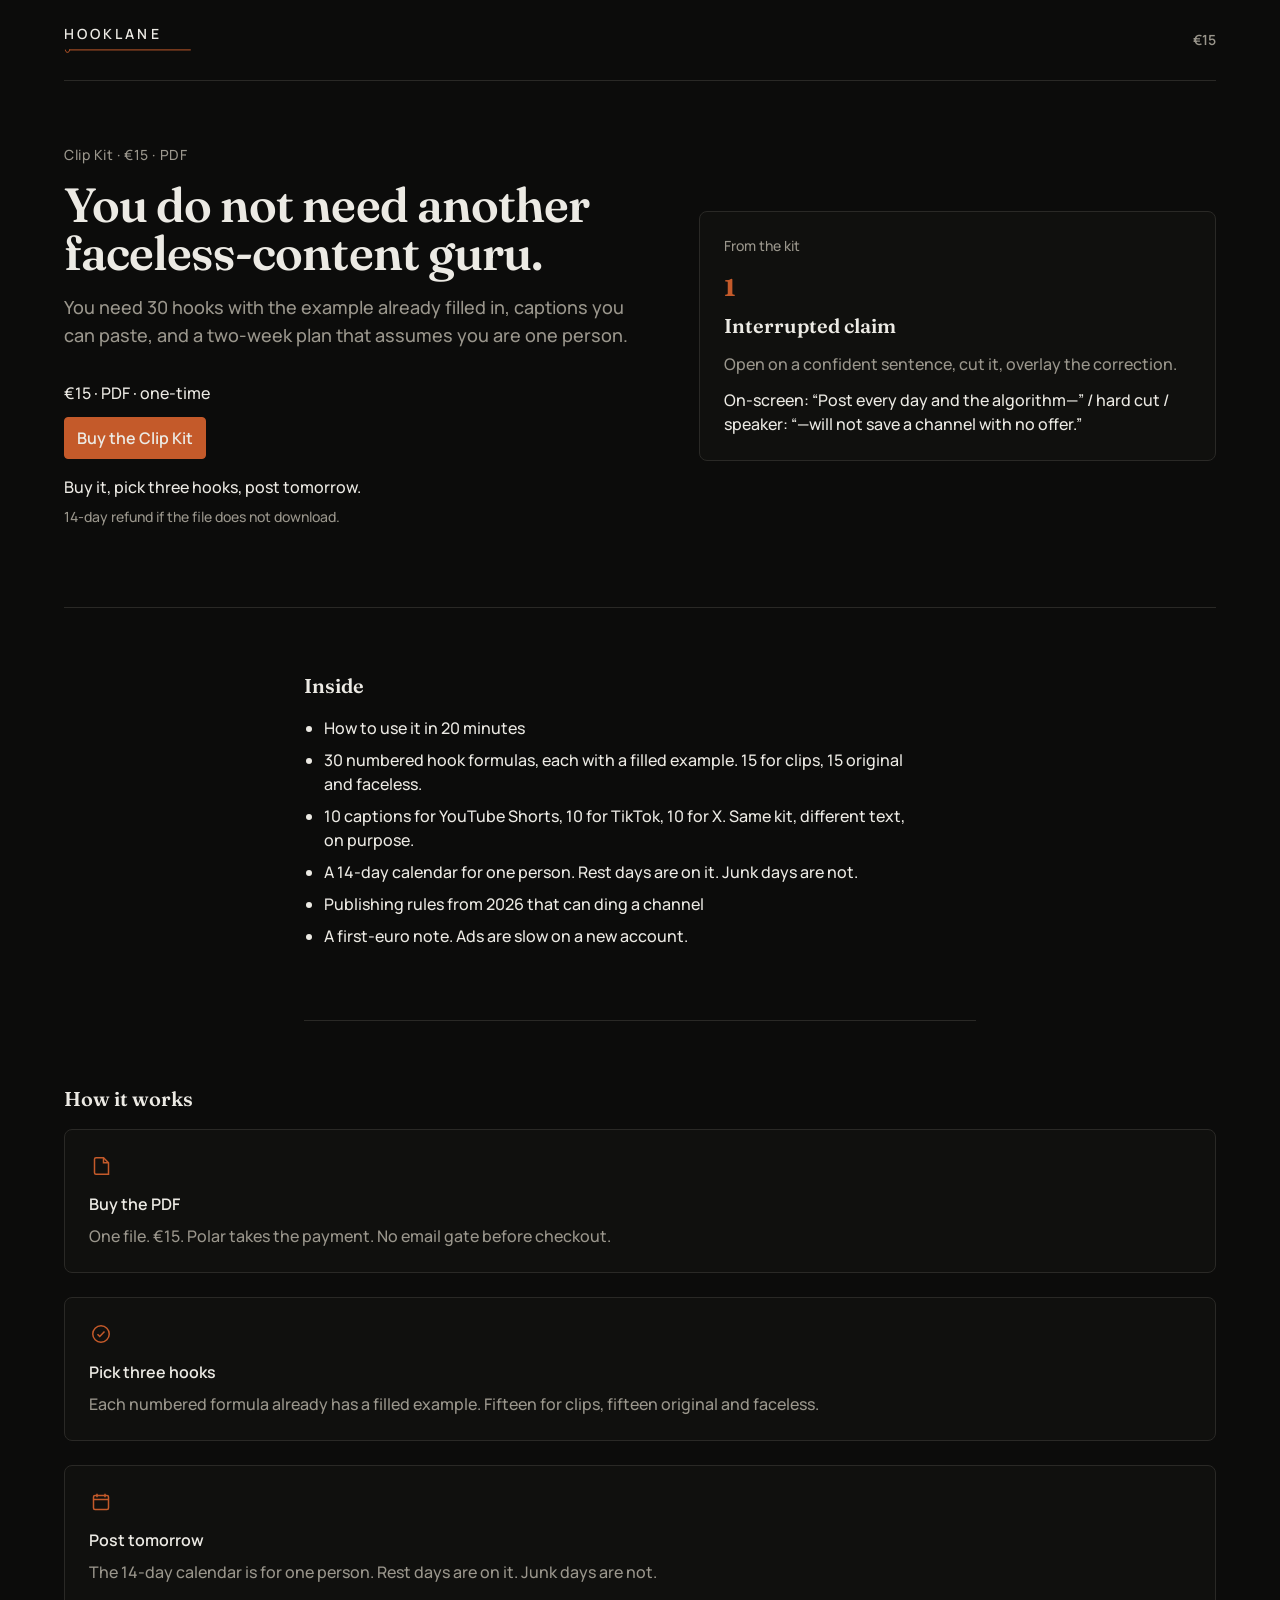
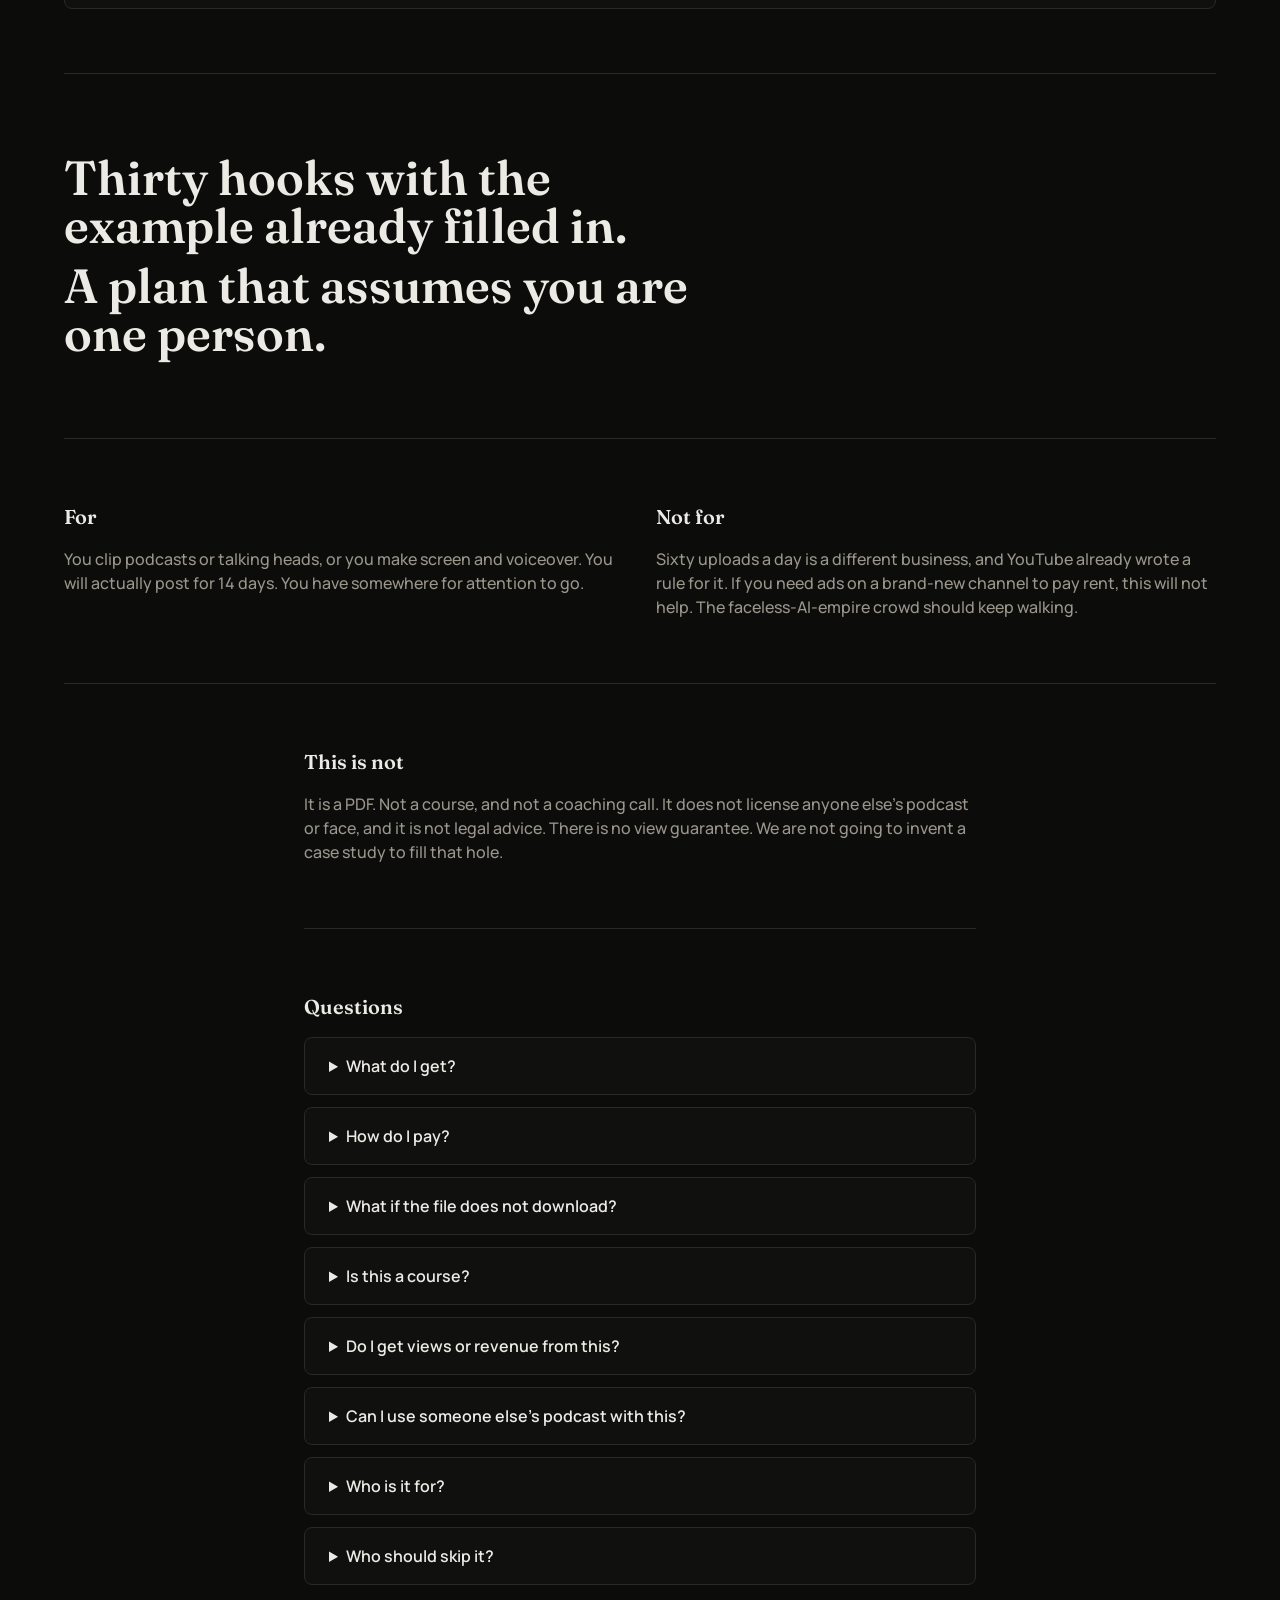
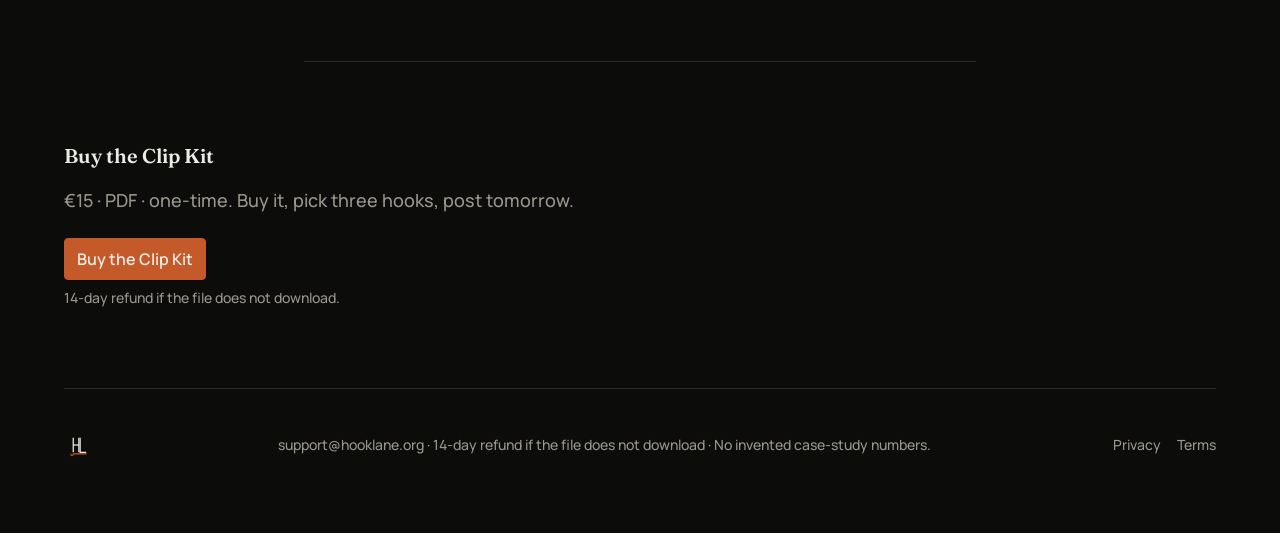
<file: index.html>
<!DOCTYPE html>
<html lang="en">
<head>
  <meta charset="utf-8" />
  <meta name="viewport" content="width=device-width, initial-scale=1" />
  <meta name="theme-color" content="#0c0c0b" />
  <meta name="color-scheme" content="dark" />
  <title>Hooklane Clip Kit — €15</title>
  <meta name="description" content="30 hooks with the example filled in, captions you can paste, and a 14-day plan for one person. One PDF. €15. Not a course. Not a view guarantee." />
  <link rel="canonical" href="https://www.hooklane.org" />
  <link rel="icon" href="favicon.svg" type="image/svg+xml" />
  <link rel="icon" href="favicon-32.png" type="image/png" sizes="32x32" />
  <link rel="icon" href="favicon-48.png" type="image/png" sizes="48x48" />
  <link rel="apple-touch-icon" href="favicon-48.png" />
  <link rel="preconnect" href="https://fonts.bunny.net" />
  <link href="https://fonts.bunny.net/css?family=fraunces:600,700|manrope:500,600,700&amp;display=swap" rel="stylesheet" />
  <link rel="stylesheet" href="site.css" />
  <noscript><style>.reveal{opacity:1;transform:none;filter:none}.tagline .word{opacity:1}</style></noscript>
  <meta property="og:type" content="website" />
  <meta property="og:url" content="https://www.hooklane.org" />
  <meta property="og:title" content="Hooklane Clip Kit — €15" />
  <meta property="og:description" content="30 hooks with the example filled in, captions you can paste, and a 14-day plan for one person. One PDF. €15. Not a course. Not a view guarantee." />
  <meta property="og:image" content="https://www.hooklane.org/og.jpg" />
  <meta property="og:image:width" content="1200" />
  <meta property="og:image:height" content="800" />
  <meta name="twitter:card" content="summary_large_image" />
  <meta name="twitter:title" content="Hooklane Clip Kit — €15" />
  <meta name="twitter:description" content="30 hooks with the example filled in, captions you can paste, and a 14-day plan for one person. One PDF. €15. Not a course. Not a view guarantee." />
  <meta name="twitter:image" content="https://www.hooklane.org/og.jpg" />
  <script type="application/ld+json">
  {
    "@context": "https://schema.org",
    "@type": "Product",
    "name": "Hooklane Clip Kit",
    "brand": { "@type": "Brand", "name": "Hooklane" },
    "description": "30 hooks with a filled-in example, captions for Shorts, TikTok and X, and a 14-day plan for one person. One PDF. €15. Not a course. Not a view guarantee.",
    "url": "https://www.hooklane.org",
    "image": "https://www.hooklane.org/og.jpg",
    "additionalProperty": [
      { "@type": "PropertyValue", "name": "Format", "value": "PDF" }
    ],
    "offers": {
      "@type": "Offer",
      "url": "https://buy.polar.sh/polar_cl_uQ9z3LKW4pv9IjMafKBH0tgk46AqbRaMkzt012bwIl5",
      "price": "15",
      "priceCurrency": "EUR",
      "availability": "https://schema.org/InStock"
    }
  }
  </script>
</head>
<body>
  <a class="skip" href="#main">Skip to content</a>
  <header class="site-header wrap">
    <a class="brand" href="https://www.hooklane.org" aria-label="Hooklane">
      <span class="wordmark">HOOKLANE<svg class="hook-rule" viewBox="0 0 160 10" aria-hidden="true" focusable="false"><path fill="none" stroke="#c45a2a" stroke-width="1.2" stroke-linecap="round" d="M7 2.4c0 4.2-5.2 4.2-5.2.2M7 2.4h151"/></svg></span>
    </a>
    <a class="price-link" href="https://buy.polar.sh/polar_cl_uQ9z3LKW4pv9IjMafKBH0tgk46AqbRaMkzt012bwIl5">€15</a>
  </header>

  <main id="main">
    <section class="hero wrap">
      <div class="hero-copy reveal">
        <p class="kicker">Clip Kit · €15 · PDF</p>
        <h1>You do not need another<br> faceless-content guru.</h1>
        <p class="lead">You need 30 hooks with the example already filled in, captions you can paste, and a two-week plan that assumes you are one person.</p>
        <div class="buy" id="buy">
          <p class="price">€15 · PDF · one-time</p>
          <a class="cta" href="https://buy.polar.sh/polar_cl_uQ9z3LKW4pv9IjMafKBH0tgk46AqbRaMkzt012bwIl5" rel="noopener">Buy the Clip Kit</a>
          <p class="close">Buy it, pick three hooks, post tomorrow.</p>
          <p class="risk">14-day refund if the file does not download.</p>
        </div>
      </div>
      <figure class="proof-card reveal">
        <p class="proof-kicker">From the kit</p>
        <p class="proof-num">1</p>
        <h2>Interrupted claim</h2>
        <p class="proof-formula">Open on a confident sentence, cut it, overlay the correction.</p>
        <p class="proof-ex">On-screen: “Post every day and the algorithm—” / hard cut / speaker: “—will not save a channel with no offer.”</p>
      </figure>
    </section>

    <section class="block wrap reveal" aria-labelledby="inside-heading">
      <h2 id="inside-heading">Inside</h2>
      <ul>
        <li>How to use it in 20 minutes</li>
        <li>30 numbered hook formulas, each with a filled example. 15 for clips, 15 original and faceless.</li>
        <li>10 captions for YouTube Shorts, 10 for TikTok, 10 for X. Same kit, different text, on purpose.</li>
        <li>A 14-day calendar for one person. Rest days are on it. Junk days are not.</li>
        <li>Publishing rules from 2026 that can ding a channel</li>
        <li>A first-euro note. Ads are slow on a new account.</li>
      </ul>
    </section>

    <section class="steps wrap reveal" aria-labelledby="steps-heading">
      <h2 id="steps-heading">How it works</h2>
      <ol class="step-list">
        <li>
          <svg class="step-ico" viewBox="0 0 24 24" fill="none" stroke="currentColor" stroke-width="1.5" aria-hidden="true"><path d="M7 3.75h7.5L19.5 8.75V20.25H7A1.5 1.5 0 0 1 5.5 18.75V5.25A1.5 1.5 0 0 1 7 3.75Z"/><path d="M14.5 3.75V8.75h5"/></svg>
          <h3>Buy the PDF</h3>
          <p>One file. €15. Polar takes the payment. No email gate before checkout.</p>
        </li>
        <li>
          <svg class="step-ico" viewBox="0 0 24 24" fill="none" stroke="currentColor" stroke-width="1.5" aria-hidden="true"><circle cx="12" cy="12" r="8.25"/><path d="m8.5 12.25 2.25 2.25 4.75-5"/></svg>
          <h3>Pick three hooks</h3>
          <p>Each numbered formula already has a filled example. Fifteen for clips, fifteen original and faceless.</p>
        </li>
        <li>
          <svg class="step-ico" viewBox="0 0 24 24" fill="none" stroke="currentColor" stroke-width="1.5" aria-hidden="true"><rect x="4.5" y="5.5" width="15" height="14" rx="1.5"/><path d="M8 3.75v3.5M16 3.75v3.5M4.5 9.5h15"/></svg>
          <h3>Post tomorrow</h3>
          <p>The 14-day calendar is for one person. Rest days are on it. Junk days are not.</p>
        </li>
      </ol>
    </section>

    <section class="tagline wrap" aria-label="What you actually need">
      <p class="line" data-reveal>Thirty hooks with the example already filled in.</p>
      <p class="line" data-reveal>A plan that assumes you are one person.</p>
    </section>

    <div class="split wrap">
      <article class="reveal">
        <h2>For</h2>
        <p>You clip podcasts or talking heads, or you make screen and voiceover. You will actually post for 14 days. You have somewhere for attention to go.</p>
      </article>
      <article class="reveal">
        <h2>Not for</h2>
        <p>Sixty uploads a day is a different business, and YouTube already wrote a rule for it. If you need ads on a brand-new channel to pay rent, this will not help. The faceless-AI-empire crowd should keep walking.</p>
      </article>
    </div>

    <section class="not wrap reveal" aria-labelledby="not-heading">
      <h2 id="not-heading">This is not</h2>
      <p>It is a PDF. Not a course, and not a coaching call. It does not license anyone else's podcast or face, and it is not legal advice. There is no view guarantee. We are not going to invent a case study to fill that hole.</p>
    </section>

    <section class="faq wrap reveal" aria-labelledby="faq-heading">
      <h2 id="faq-heading">Questions</h2>
      <details>
        <summary>What do I get?</summary>
        <p>One PDF. 30 numbered hook formulas with a filled example each, captions for YouTube Shorts, TikTok and X, a 14-day calendar, 2026 publishing rules, and a first-euro note.</p>
      </details>
      <details>
        <summary>How do I pay?</summary>
        <p>Polar checkout. €15, one-time. No account on this site. No email gate before you buy.</p>
      </details>
      <details>
        <summary>What if the file does not download?</summary>
        <p>14-day refund if the file does not download. Write to support@hooklane.org.</p>
      </details>
      <details>
        <summary>Is this a course?</summary>
        <p>No. It is a PDF. Not a course, not a community, and not a coaching call.</p>
      </details>
      <details>
        <summary>Do I get views or revenue from this?</summary>
        <p>No. There is no view guarantee and no revenue guarantee. We are not going to invent a case study to fill that hole.</p>
      </details>
      <details>
        <summary>Can I use someone else's podcast with this?</summary>
        <p>The kit does not license anyone else's podcast or face. That is on you.</p>
      </details>
      <details>
        <summary>Who is it for?</summary>
        <p>You clip podcasts or talking heads, or you make screen and voiceover. You will actually post for 14 days. You have somewhere for attention to go.</p>
      </details>
      <details>
        <summary>Who should skip it?</summary>
        <p>Sixty uploads a day is a different business. If you need ads on a brand-new channel to pay rent, this will not help. The faceless-AI-empire crowd should keep walking.</p>
      </details>
    </section>

    <section class="final wrap reveal" id="buy-again">
      <h2>Buy the Clip Kit</h2>
      <p class="lead">€15 · PDF · one-time. Buy it, pick three hooks, post tomorrow.</p>
      <a class="cta" href="https://buy.polar.sh/polar_cl_uQ9z3LKW4pv9IjMafKBH0tgk46AqbRaMkzt012bwIl5" rel="noopener">Buy the Clip Kit</a>
      <p class="risk">14-day refund if the file does not download.</p>
    </section>
  </main>

  <footer class="site-footer wrap">
    <svg class="footer-mark" viewBox="0 0 32 32" aria-hidden="true" focusable="false">
      <rect width="32" height="32" fill="#0c0c0b"/>
      <g fill="none" stroke="#eceae4" stroke-width="1.25" stroke-linejoin="miter" stroke-linecap="butt">
        <path d="M9.25 8.75v14.5"/>
        <path d="M14.85 8.75v14.5"/>
        <path d="M9.25 16h5.6"/>
        <path d="M16.15 8.75v14.5h6.1"/>
      </g>
      <path d="M9.25 24.85c0 2.35-2.4 2.35-2.4.1M9.25 24.85H22.25" fill="none" stroke="#c45a2a" stroke-width="1.05" stroke-linecap="round"/>
    </svg>
    <p><a href="mailto:support@hooklane.org">support@hooklane.org</a> · 14-day refund if the file does not download · No invented case-study numbers.</p>
    <nav class="legal-nav" aria-label="Legal">
      <a href="/privacy.html">Privacy</a>
      <a href="/terms.html">Terms</a>
    </nav>
  </footer>

  <script>
    (function () {
      var easeReduce = window.matchMedia("(prefers-reduced-motion: reduce)").matches;
      var nodes = document.querySelectorAll(".reveal");
      if (easeReduce || !("IntersectionObserver" in window)) {
        for (var i = 0; i < nodes.length; i++) nodes[i].classList.add("is-in");
      } else {
        var io = new IntersectionObserver(function (entries) {
          for (var i = 0; i < entries.length; i++) {
            if (entries[i].isIntersecting) {
              entries[i].target.classList.add("is-in");
              io.unobserve(entries[i].target);
            }
          }
        }, { threshold: 0.12, rootMargin: "0px 0px -6% 0px" });
        for (var j = 0; j < nodes.length; j++) io.observe(nodes[j]);
      }

      var lines = document.querySelectorAll("[data-reveal]");
      for (var l = 0; l < lines.length; l++) {
        var el = lines[l];
        var words = el.textContent.trim().split(/\s+/);
        el.textContent = "";
        for (var w = 0; w < words.length; w++) {
          var span = document.createElement("span");
          span.className = "word";
          span.textContent = words[w];
          el.appendChild(span);
          if (w < words.length - 1) el.appendChild(document.createTextNode(" "));
        }
      }
      var wordNodes = document.querySelectorAll(".tagline .word");
      if (easeReduce || !("IntersectionObserver" in window)) {
        for (var k = 0; k < wordNodes.length; k++) wordNodes[k].classList.add("is-on");
        return;
      }
      var wio = new IntersectionObserver(function (entries) {
        for (var i = 0; i < entries.length; i++) {
          if (!entries[i].isIntersecting) continue;
          var wordsOn = entries[i].target.querySelectorAll(".word");
          for (var n = 0; n < wordsOn.length; n++) {
            (function (node, delay) {
              window.setTimeout(function () { node.classList.add("is-on"); }, delay);
            })(wordsOn[n], n * 70);
          }
          wio.unobserve(entries[i].target);
        }
      }, { threshold: 0.4, rootMargin: "0px 0px -20% 0px" });
      for (var t = 0; t < lines.length; t++) wio.observe(lines[t]);
    })();
  </script>
</body>
</html>
</file>
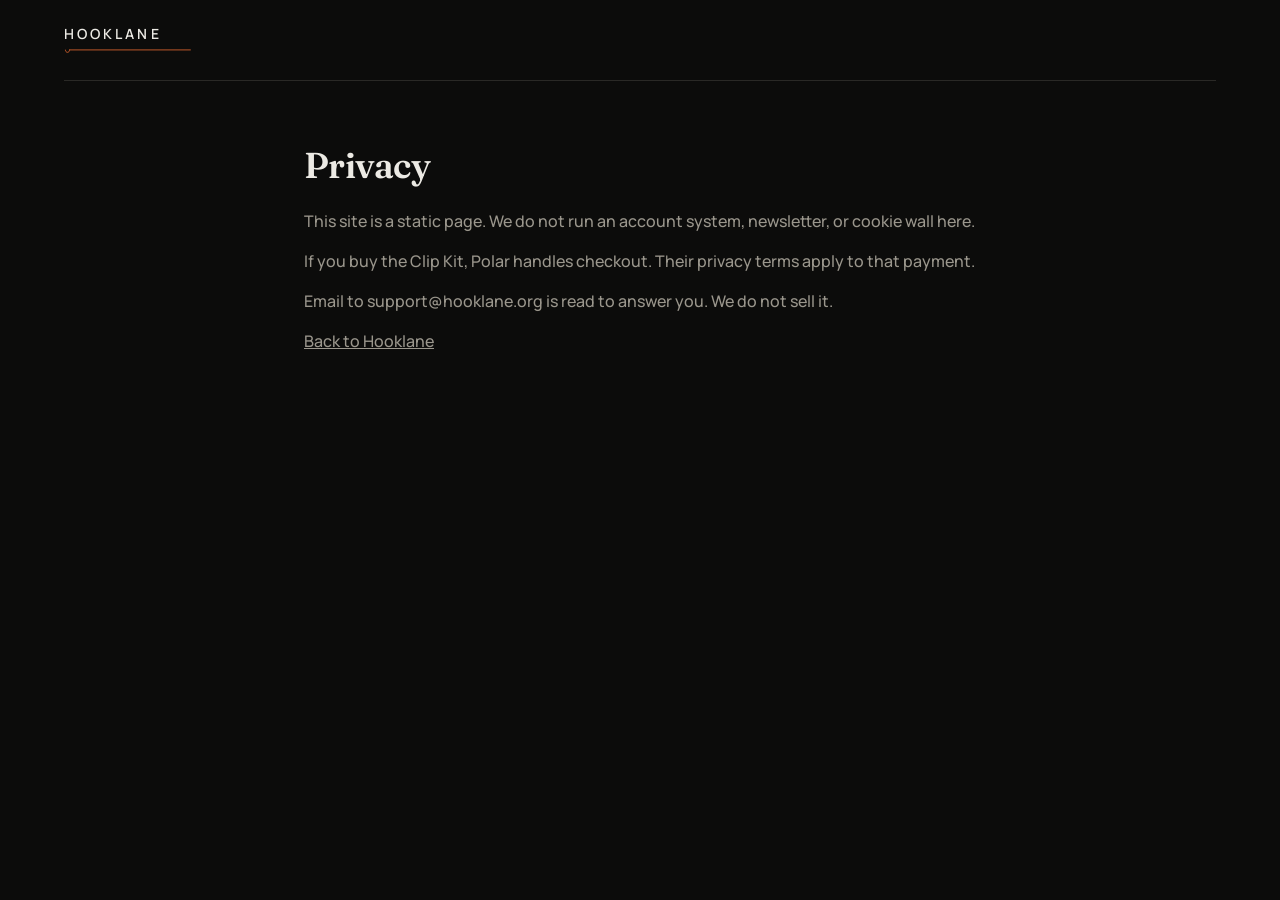
<file: privacy.html>
<!DOCTYPE html>
<html lang="en">
<head>
  <meta charset="utf-8" />
  <meta name="viewport" content="width=device-width, initial-scale=1" />
  <meta name="theme-color" content="#0c0c0b" />
  <title>Privacy — Hooklane</title>
  <link rel="canonical" href="https://www.hooklane.org/privacy.html" />
  <link rel="icon" href="favicon.svg" type="image/svg+xml" />
  <link rel="preconnect" href="https://fonts.bunny.net" />
  <link href="https://fonts.bunny.net/css?family=fraunces:600,700|manrope:500,600,700&amp;display=swap" rel="stylesheet" />
  <link rel="stylesheet" href="site.css" />
</head>
<body class="legal">
  <header class="site-header wrap">
    <a class="brand" href="https://www.hooklane.org" aria-label="Hooklane">
      <span class="wordmark">HOOKLANE<svg class="hook-rule" viewBox="0 0 160 10" aria-hidden="true"><path fill="none" stroke="#c45a2a" stroke-width="1.2" stroke-linecap="round" d="M7 2.4c0 4.2-5.2 4.2-5.2.2M7 2.4h151"/></svg></span>
    </a>
  </header>
  <main class="wrap">
    <h1>Privacy</h1>
    <p>This site is a static page. We do not run an account system, newsletter, or cookie wall here.</p>
    <p>If you buy the Clip Kit, Polar handles checkout. Their privacy terms apply to that payment.</p>
    <p>Email to support@hooklane.org is read to answer you. We do not sell it.</p>
    <p><a href="https://www.hooklane.org">Back to Hooklane</a></p>
  </main>
</body>
</html>
</file>
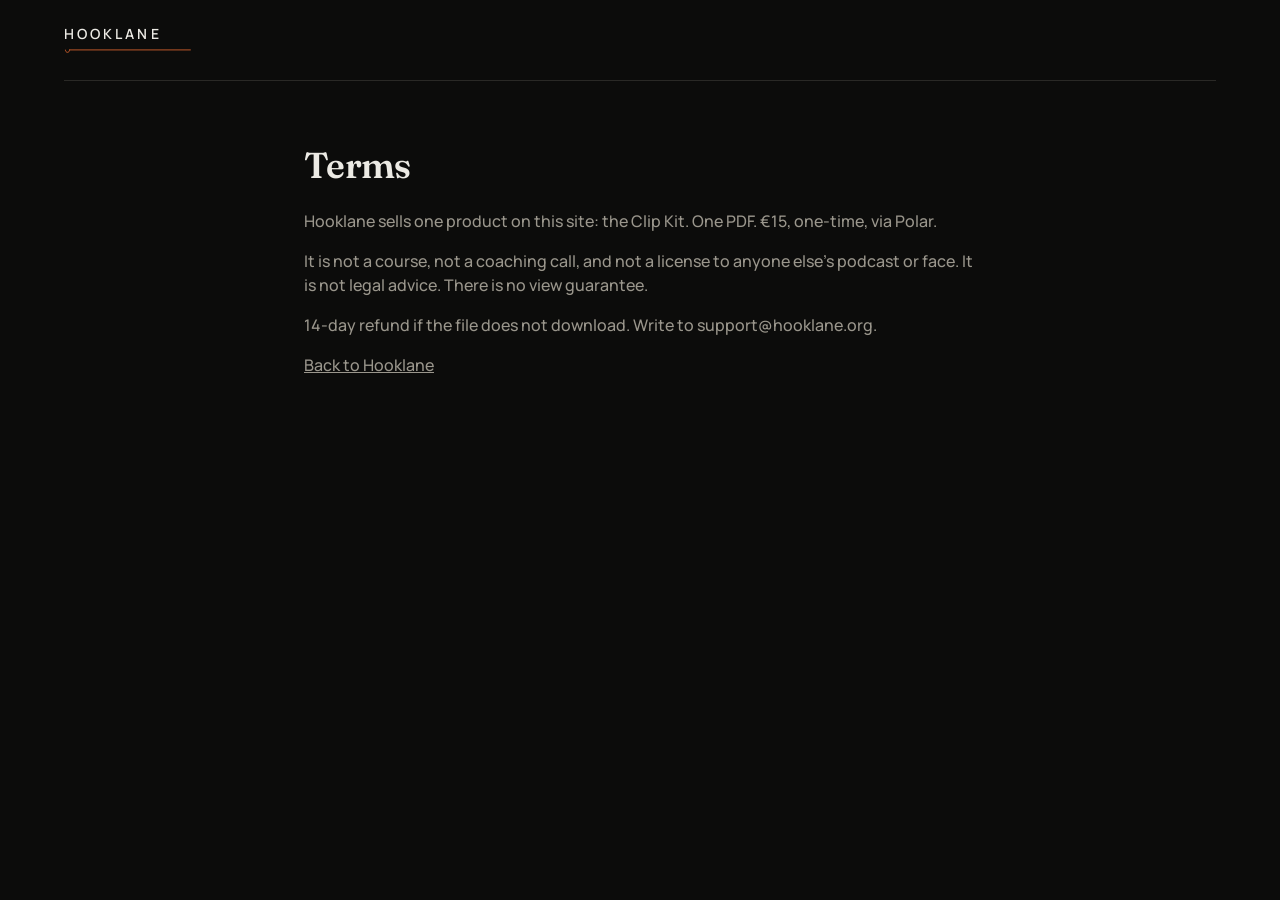
<file: terms.html>
<!DOCTYPE html>
<html lang="en">
<head>
  <meta charset="utf-8" />
  <meta name="viewport" content="width=device-width, initial-scale=1" />
  <meta name="theme-color" content="#0c0c0b" />
  <title>Terms — Hooklane</title>
  <link rel="canonical" href="https://www.hooklane.org/terms.html" />
  <link rel="icon" href="favicon.svg" type="image/svg+xml" />
  <link rel="preconnect" href="https://fonts.bunny.net" />
  <link href="https://fonts.bunny.net/css?family=fraunces:600,700|manrope:500,600,700&amp;display=swap" rel="stylesheet" />
  <link rel="stylesheet" href="site.css" />
</head>
<body class="legal">
  <header class="site-header wrap">
    <a class="brand" href="https://www.hooklane.org" aria-label="Hooklane">
      <span class="wordmark">HOOKLANE<svg class="hook-rule" viewBox="0 0 160 10" aria-hidden="true"><path fill="none" stroke="#c45a2a" stroke-width="1.2" stroke-linecap="round" d="M7 2.4c0 4.2-5.2 4.2-5.2.2M7 2.4h151"/></svg></span>
    </a>
  </header>
  <main class="wrap">
    <h1>Terms</h1>
    <p>Hooklane sells one product on this site: the Clip Kit. One PDF. €15, one-time, via Polar.</p>
    <p>It is not a course, not a coaching call, and not a license to anyone else's podcast or face. It is not legal advice. There is no view guarantee.</p>
    <p>14-day refund if the file does not download. Write to support@hooklane.org.</p>
    <p><a href="https://www.hooklane.org">Back to Hooklane</a></p>
  </main>
</body>
</html>
</file>
<file: site.css>
/* Hooklane Clip Kit. Layout C. Bunny loads Fraunces+Manrope. Do not inline woff2. */
:root {
  --bg: #0c0c0b;
  --bone: #eceae4;
  --muted: #9a968c;
  --line: #2a2926;
  --copper: #c45a2a;
  --s75: 8px;
  --s100: 12px;
  --s200: 16px;
  --s300: 24px;
  --s400: 32px;
  --s500: 40px;
  --s600: 48px;
  --s700: 64px;
  --s800: 80px;
  --s900: 96px;
  --ease: cubic-bezier(0.32, 0.72, 0, 1);
  --display: "Fraunces", "Iowan Old Style", Palatino, serif;
  --sans: "Manrope", ui-sans-serif, system-ui, sans-serif;
}

*, *::before, *::after { box-sizing: border-box; }
html { scroll-behavior: smooth; }
@media (prefers-reduced-motion: reduce) {
  html { scroll-behavior: auto; }
}

html, body {
  margin: 0;
  background: var(--bg);
  color: var(--bone);
  font-family: var(--sans);
  font-size: 16px;
  line-height: 24px;
  font-weight: 500;
}
body { min-height: 100%; }
img { max-width: 100%; height: auto; display: block; }
a { color: inherit; }
p, li, h1, h2, h3 { text-wrap: pretty; }
h1, h2 { text-wrap: balance; }

.skip {
  position: absolute;
  left: 12px;
  top: -40px;
  background: var(--copper);
  color: var(--bone);
  padding: 8px 12px;
  z-index: 20;
  text-decoration: none;
  font-weight: 600;
  font-size: 14px;
  line-height: 20px;
}
.skip:focus { top: 12px; }

a:focus-visible,
.cta:focus-visible {
  outline: 2px solid var(--copper);
  outline-offset: 3px;
}

.wrap {
  width: min(72rem, calc(100% - 40px));
  margin: 0 auto;
}

.site-header {
  display: flex;
  align-items: center;
  justify-content: space-between;
  padding: 24px 0;
  border-bottom: 1px solid var(--line);
}

.brand {
  display: inline-flex;
  text-decoration: none;
  color: var(--bone);
}

.wordmark {
  font-family: var(--sans);
  font-weight: 600;
  font-size: 14px;
  line-height: 20px;
  letter-spacing: 0.22em;
  display: flex;
  flex-direction: column;
  align-items: stretch;
  gap: 4px;
}
.wordmark .hook-rule,
.wordmark-rule {
  display: block;
  width: 100%;
  height: 8px;
}

.price-link {
  color: var(--muted);
  text-decoration: none;
  font-size: 14px;
  line-height: 20px;
  font-weight: 600;
}
.price-link:hover { color: var(--copper); }
.price-link:active { transform: scale(0.98); }

.hero {
  display: grid;
  gap: 48px;
  padding: 48px 0 64px;
  border-bottom: 1px solid var(--line);
}
.kicker {
  margin: 0 0 16px;
  color: var(--muted);
  font-size: 14px;
  line-height: 20px;
  letter-spacing: 0.04em;
}
h1 {
  font-family: var(--display);
  font-weight: 600;
  font-size: 36px;
  line-height: 40px;
  letter-spacing: -0.02em;
  margin: 0 0 16px;
  max-width: 680px;
  color: var(--bone);
}
.lead {
  margin: 0 0 32px;
  color: var(--muted);
  font-size: 18px;
  line-height: 28px;
  max-width: 680px;
}
.price {
  margin: 0 0 12px;
  font-size: 16px;
  line-height: 24px;
}
.cta {
  display: inline-block;
  background: var(--copper);
  color: var(--bone);
  text-decoration: none;
  font-weight: 600;
  font-size: 16px;
  line-height: 24px;
  padding: 8px 12px;
  border-radius: 4px;
  border: 1px solid var(--copper);
  transition: transform 700ms var(--ease), background 700ms var(--ease), color 700ms var(--ease);
}
.cta:hover {
  background: transparent;
  color: var(--copper);
}
.cta:active { transform: scale(0.98); }
.close {
  margin: 16px 0 0;
  color: var(--bone);
  font-size: 16px;
  line-height: 24px;
}
.risk {
  margin: 8px 0 0;
  color: var(--muted);
  font-size: 14px;
  line-height: 20px;
}

.proof-card {
  margin: 0;
  padding: 24px;
  border: 1px solid var(--line);
  background: #10100e;
  border-radius: 8px;
}
.proof-kicker {
  margin: 0 0 16px;
  color: var(--muted);
  font-size: 14px;
  line-height: 20px;
}
.proof-num {
  margin: 0 0 8px;
  font-family: var(--display);
  font-weight: 700;
  font-size: 24px;
  line-height: 32px;
  color: var(--copper);
}
.proof-card h2 {
  font-family: var(--display);
  font-weight: 600;
  font-size: 20px;
  line-height: 28px;
  margin: 0 0 12px;
}
.proof-formula {
  margin: 0 0 12px;
  color: var(--muted);
  font-size: 16px;
  line-height: 24px;
}
.proof-ex {
  margin: 0;
  color: var(--bone);
  font-size: 16px;
  line-height: 24px;
}

@media (min-width: 840px) {
  .hero {
    grid-template-columns: minmax(0, 1.05fr) minmax(0, 0.95fr);
    align-items: center;
    gap: 64px;
    padding: 64px 0 80px;
  }
  h1 {
    font-size: 48px;
    line-height: 1;
  }
}

.block {
  padding: 64px 0;
  border-bottom: 1px solid var(--line);
  max-width: 42rem;
}
.block h2, .split h2, .not h2, .faq h2, .final h2, .steps h2 {
  font-family: var(--display);
  font-weight: 600;
  font-size: 20px;
  line-height: 28px;
  margin: 0 0 16px;
}
.block ul {
  margin: 0;
  padding-left: 20px;
}
.block li { margin: 8px 0; }

.steps { padding: 64px 0; border-bottom: 1px solid var(--line); }
.step-list {
  display: grid;
  gap: 24px;
  margin: 0;
  padding: 0;
  list-style: none;
}
.step-list li {
  border: 1px solid var(--line);
  border-radius: 8px;
  padding: 24px;
  background: #10100e;
}
.step-list h3 {
  font-family: var(--sans);
  font-weight: 600;
  font-size: 16px;
  line-height: 24px;
  margin: 8px 0;
}
.step-list p { margin: 0; color: var(--muted); }
.step-ico {
  width: 24px;
  height: 24px;
  color: var(--copper);
}

.tagline {
  padding: 80px 0;
  border-bottom: 1px solid var(--line);
}
.tagline p {
  font-family: var(--display);
  font-weight: 600;
  font-size: 36px;
  line-height: 40px;
  max-width: 680px;
  margin: 0;
}
.tagline .line + .line { margin-top: 12px; }
.tagline .word {
  color: var(--bone);
  opacity: 0.28;
  transition: opacity 700ms var(--ease);
}
.tagline .word.is-on { opacity: 1; }
@media (min-width: 840px) {
  .tagline p {
    font-size: 48px;
    line-height: 1;
  }
}

.split {
  display: grid;
  gap: 32px;
  padding: 64px 0;
  border-bottom: 1px solid var(--line);
}
.split p { margin: 0; color: var(--muted); }
@media (min-width: 640px) {
  .split { grid-template-columns: 1fr 1fr; gap: 32px; }
}

.not {
  padding: 64px 0;
  max-width: 42rem;
  border-bottom: 1px solid var(--line);
}
.not p { margin: 0; color: var(--muted); }

.faq {
  padding: 64px 0;
  border-bottom: 1px solid var(--line);
  max-width: 42rem;
}
.faq details {
  border: 1px solid var(--line);
  border-radius: 8px;
  padding: 16px 24px;
  margin: 0 0 12px;
  background: #10100e;
}
.faq summary {
  font-weight: 600;
  cursor: pointer;
  font-size: 16px;
  line-height: 24px;
}
.faq details p {
  margin: 12px 0 0;
  color: var(--muted);
}

.final {
  padding: 80px 0;
  border-bottom: 1px solid var(--line);
}
.final .lead { margin-bottom: 24px; }

.site-footer {
  display: flex;
  flex-wrap: wrap;
  align-items: center;
  justify-content: space-between;
  gap: 12px 24px;
  padding: 32px 0 64px;
  color: var(--muted);
  font-size: 14px;
  line-height: 20px;
}
.site-footer .footer-mark {
  width: 32px;
  height: 32px;
  display: block;
  flex-shrink: 0;
}
.site-footer a { color: var(--muted); text-decoration: none; }
.site-footer a:hover { color: var(--bone); }
.legal-nav { display: flex; gap: 16px; }

.reveal {
  opacity: 0;
  transform: translateY(16px);
  filter: blur(4px);
  transition: opacity 800ms var(--ease), transform 800ms var(--ease), filter 800ms var(--ease);
}
.reveal.is-in {
  opacity: 1;
  transform: none;
  filter: none;
}
@media (prefers-reduced-motion: reduce) {
  .reveal, .tagline .word {
    opacity: 1;
    transform: none;
    filter: none;
    transition: none;
  }
}

.legal main { padding: 64px 0 80px; max-width: 42rem; }
.legal h1 {
  font-size: 36px;
  line-height: 40px;
  margin-bottom: 24px;
}
.legal p { color: var(--muted); margin: 0 0 16px; }
</file>
